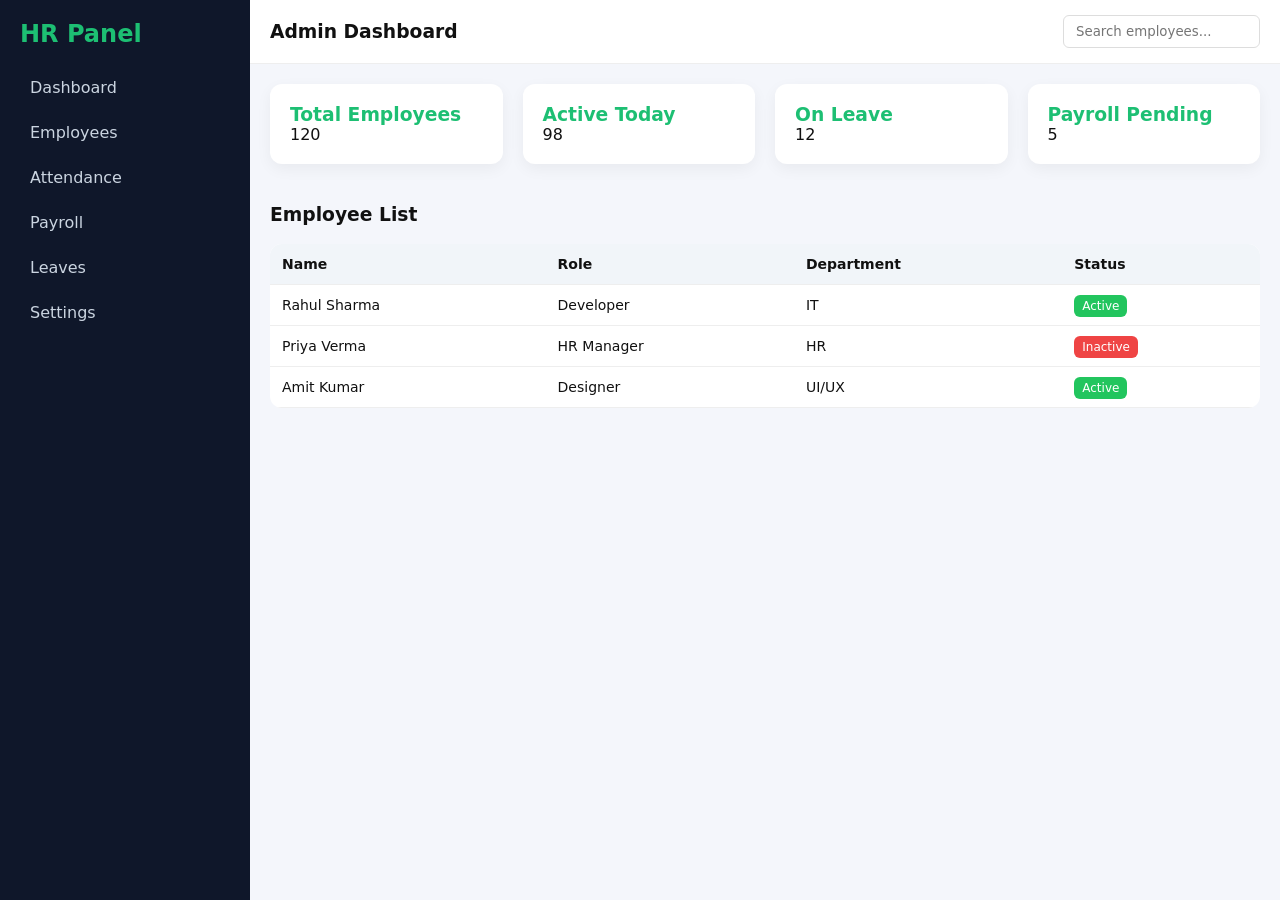
<file: HR.HTML>
<!DOCTYPE html>
<html lang="en">
<head>
<meta charset="UTF-8" />
<meta name="viewport" content="width=device-width, initial-scale=1.0"/>
<title>HR Admin Dashboard</title>

<style>
  *{
    margin:0;
    padding:0;
    box-sizing:border-box;
    font-family: system-ui, -apple-system, Segoe UI, Roboto, Arial;
  }

  body{
    background:#f4f6fb;
    color:#111;
  }

  /* ===== LAYOUT ===== */
  .container{
    display:flex;
    min-height:100vh;
  }

  /* ===== SIDEBAR ===== */
  .sidebar{
    width:250px;
    background:#0f172a;
    color:white;
    padding:20px;
    position:fixed;
    height:100%;
  }

  .sidebar h2{
    color:#1dbf73;
    margin-bottom:20px;
  }

  .sidebar a{
    display:block;
    color:#cbd5e1;
    text-decoration:none;
    padding:10px;
    border-radius:6px;
    margin-bottom:6px;
  }

  .sidebar a:hover{
    background:#1dbf73;
    color:white;
  }

  /* ===== MAIN ===== */
  .main{
    margin-left:250px;
    width:100%;
  }

  /* ===== TOPBAR ===== */
  .topbar{
    background:white;
    padding:15px 20px;
    display:flex;
    justify-content:space-between;
    align-items:center;
    border-bottom:1px solid #eee;
    position:sticky;
    top:0;
  }

  .search input{
    padding:8px 12px;
    border:1px solid #ddd;
    border-radius:6px;
    outline:none;
  }

  /* ===== DASHBOARD CARDS ===== */
  .cards{
    display:grid;
    grid-template-columns:repeat(auto-fit,minmax(200px,1fr));
    gap:20px;
    padding:20px;
  }

  .card{
    background:white;
    padding:20px;
    border-radius:12px;
    box-shadow:0 5px 15px rgba(0,0,0,0.05);
  }

  .card h3{
    color:#1dbf73;
  }

  /* ===== TABLE ===== */
  .table-section{
    padding:20px;
  }

  table{
    width:100%;
    border-collapse:collapse;
    background:white;
    border-radius:12px;
    overflow:hidden;
  }

  th, td{
    padding:12px;
    text-align:left;
    border-bottom:1px solid #eee;
    font-size:14px;
  }

  th{
    background:#f1f5f9;
  }

  .status{
    padding:4px 8px;
    border-radius:6px;
    font-size:12px;
    color:white;
  }

  .active{ background:#22c55e; }
  .inactive{ background:#ef4444; }

  /* ===== RESPONSIVE ===== */
  @media(max-width:768px){
    .sidebar{
      width:200px;
    }
    .main{
      margin-left:200px;
    }
  }

  @media(max-width:600px){
    .sidebar{
      position:relative;
      width:100%;
      height:auto;
    }

    .main{
      margin-left:0;
    }

    .topbar{
      flex-direction:column;
      gap:10px;
      align-items:flex-start;
    }
  }
  

</style>
</head>

<body>

<div class="container">

  <!-- SIDEBAR -->
  <div class="sidebar">
    <h2>HR Panel</h2>
    <a href="#">Dashboard</a>
    <a href="#">Employees</a>
    <a href="#">Attendance</a>
    <a href="#">Payroll</a>
    <a href="#">Leaves</a>
    <a href="#">Settings</a>
  </div>

  <!-- MAIN -->
  <div class="main">

    <!-- TOPBAR -->
    <div class="topbar">
      <h3>Admin Dashboard</h3>
      <div class="search">
        <input type="text" placeholder="Search employees...">
      </div>
    </div>

    <!-- CARDS -->
    <div class="cards">

      <div class="card">
        <h3>Total Employees</h3>
        <p>120</p>
      </div>

      <div class="card">
        <h3>Active Today</h3>
        <p>98</p>
      </div>

      <div class="card">
        <h3>On Leave</h3>
        <p>12</p>
      </div>

      <div class="card">
        <h3>Payroll Pending</h3>
        <p>5</p>
      </div>

    </div>

    <!-- TABLE -->
    <div class="table-section">
      <h3>Employee List</h3>
      <br>

      <table>
        <tr>
          <th>Name</th>
          <th>Role</th>
          <th>Department</th>
          <th>Status</th>
        </tr>

        <tr>
          <td>Rahul Sharma</td>
          <td>Developer</td>
          <td>IT</td>
          <td><span class="status active">Active</span></td>
        </tr>

        <tr>
          <td>Priya Verma</td>
          <td>HR Manager</td>
          <td>HR</td>
          <td><span class="status inactive">Inactive</span></td>
        </tr>

        <tr>
          <td>Amit Kumar</td>
          <td>Designer</td>
          <td>UI/UX</td>
          <td><span class="status active">Active</span></td>
        </tr>

      </table>
    </div>

  </div>

</div>

</body>
</html>
</file>
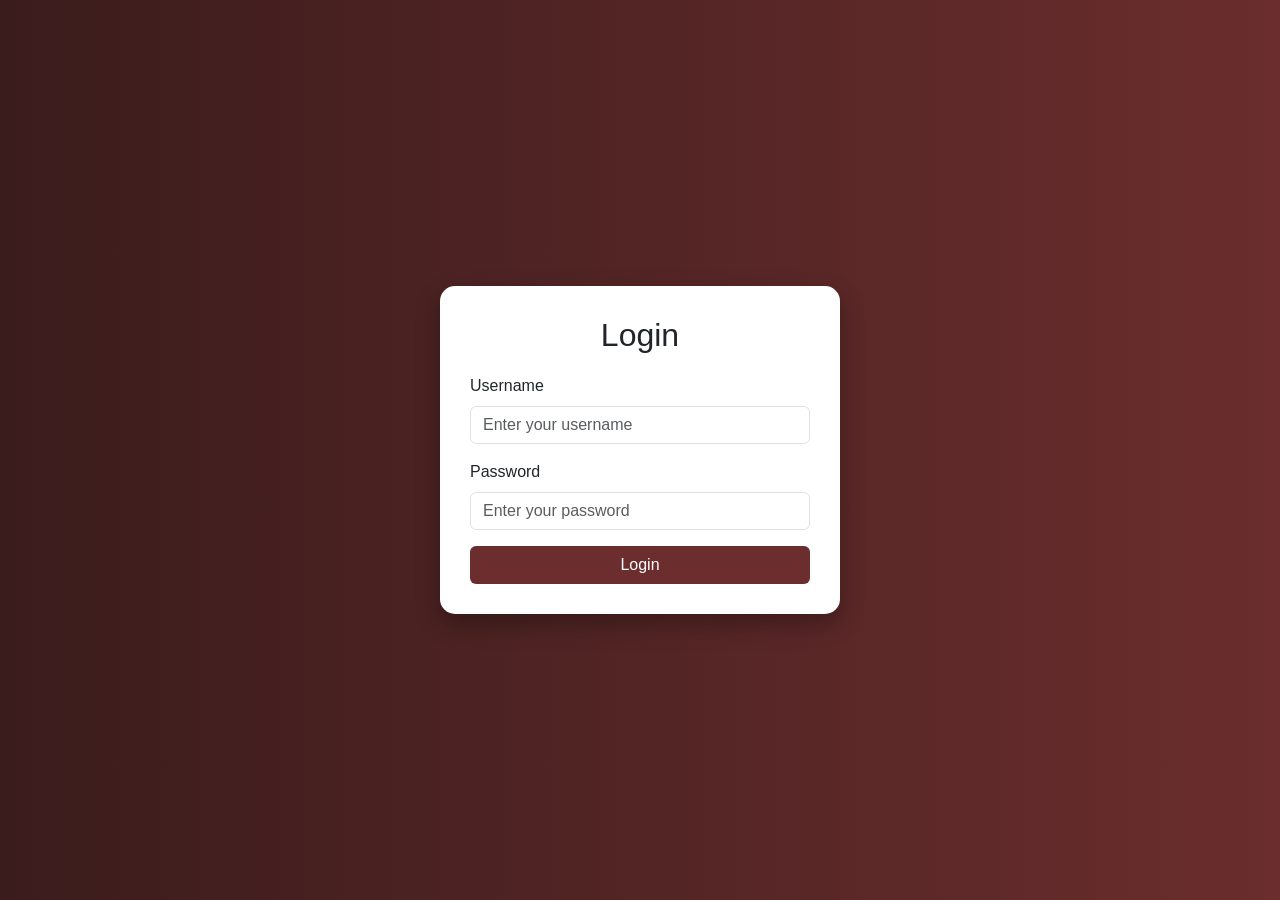
<file: login.html>
<!DOCTYPE html>
<html lang="en">
<head>
<meta charset="UTF-8">
<meta name="viewport" content="width=device-width, initial-scale=1.0">
<title>Login - Coffee Shop</title>

<link href="https://cdn.jsdelivr.net/npm/bootstrap@5.3.8/dist/css/bootstrap.min.css" rel="stylesheet">

<style>
body {
  background: linear-gradient(to right, #3b1c1c, #6b2d2d);
  font-family: Arial, sans-serif;
}

/* CENTER WRAPPER */
main {
  min-height: 100vh;
  display: flex;
  align-items: center;
  justify-content: center;
}

/* LOGIN BOX */
.login-box {
  max-width: 400px;
  width: 100%;
  background: white;
  padding: 30px;
  border-radius: 15px;
  box-shadow: 0 10px 25px rgba(0,0,0,0.3);
}

.login-box h2 {
  text-align: center;
  margin-bottom: 20px;
}

.btn-custom {
  background-color: #6b2d2d;
  color: white;
}

.btn-custom:hover {
  background-color: #3b1c1c;
  color: white;
}

/* FOCUS ACCESSIBILITY */
input:focus, button:focus {
  outline: 3px solid #ffcc00;
  outline-offset: 2px;
}
</style>
</head>

<body>

<header class="visually-hidden">
  <h1>Coffee Shop Login Page</h1>
</header>

<main>
  <section class="login-box" aria-labelledby="login-title">

    <h2 id="login-title">Login</h2>

    <form aria-describedby="login-desc">

      <p id="login-desc" class="visually-hidden">
        Enter your username and password to access your account.
      </p>

      <fieldset>
        <legend class="visually-hidden">Login Form</legend>

        <!-- Username -->
        <div class="mb-3">
          <label for="username" class="form-label">Username</label>
          <input 
            type="text"
            id="username"
            name="username"
            class="form-control"
            placeholder="Enter your username"
            autocomplete="username"
            required
            aria-required="true"
          >
        </div>

        <!-- Password -->
        <div class="mb-3">
          <label for="password" class="form-label">Password</label>
          <input 
            type="password"
            id="password"
            name="password"
            class="form-control"
            placeholder="Enter your password"
            autocomplete="current-password"
            required
            aria-required="true"
          >
        </div>

        <!-- Button -->
        <button type="submit" class="btn btn-custom w-100">
          Login
        </button>

      </fieldset>

    </form>

  </section>
</main>

</body>
</html>
</file>
